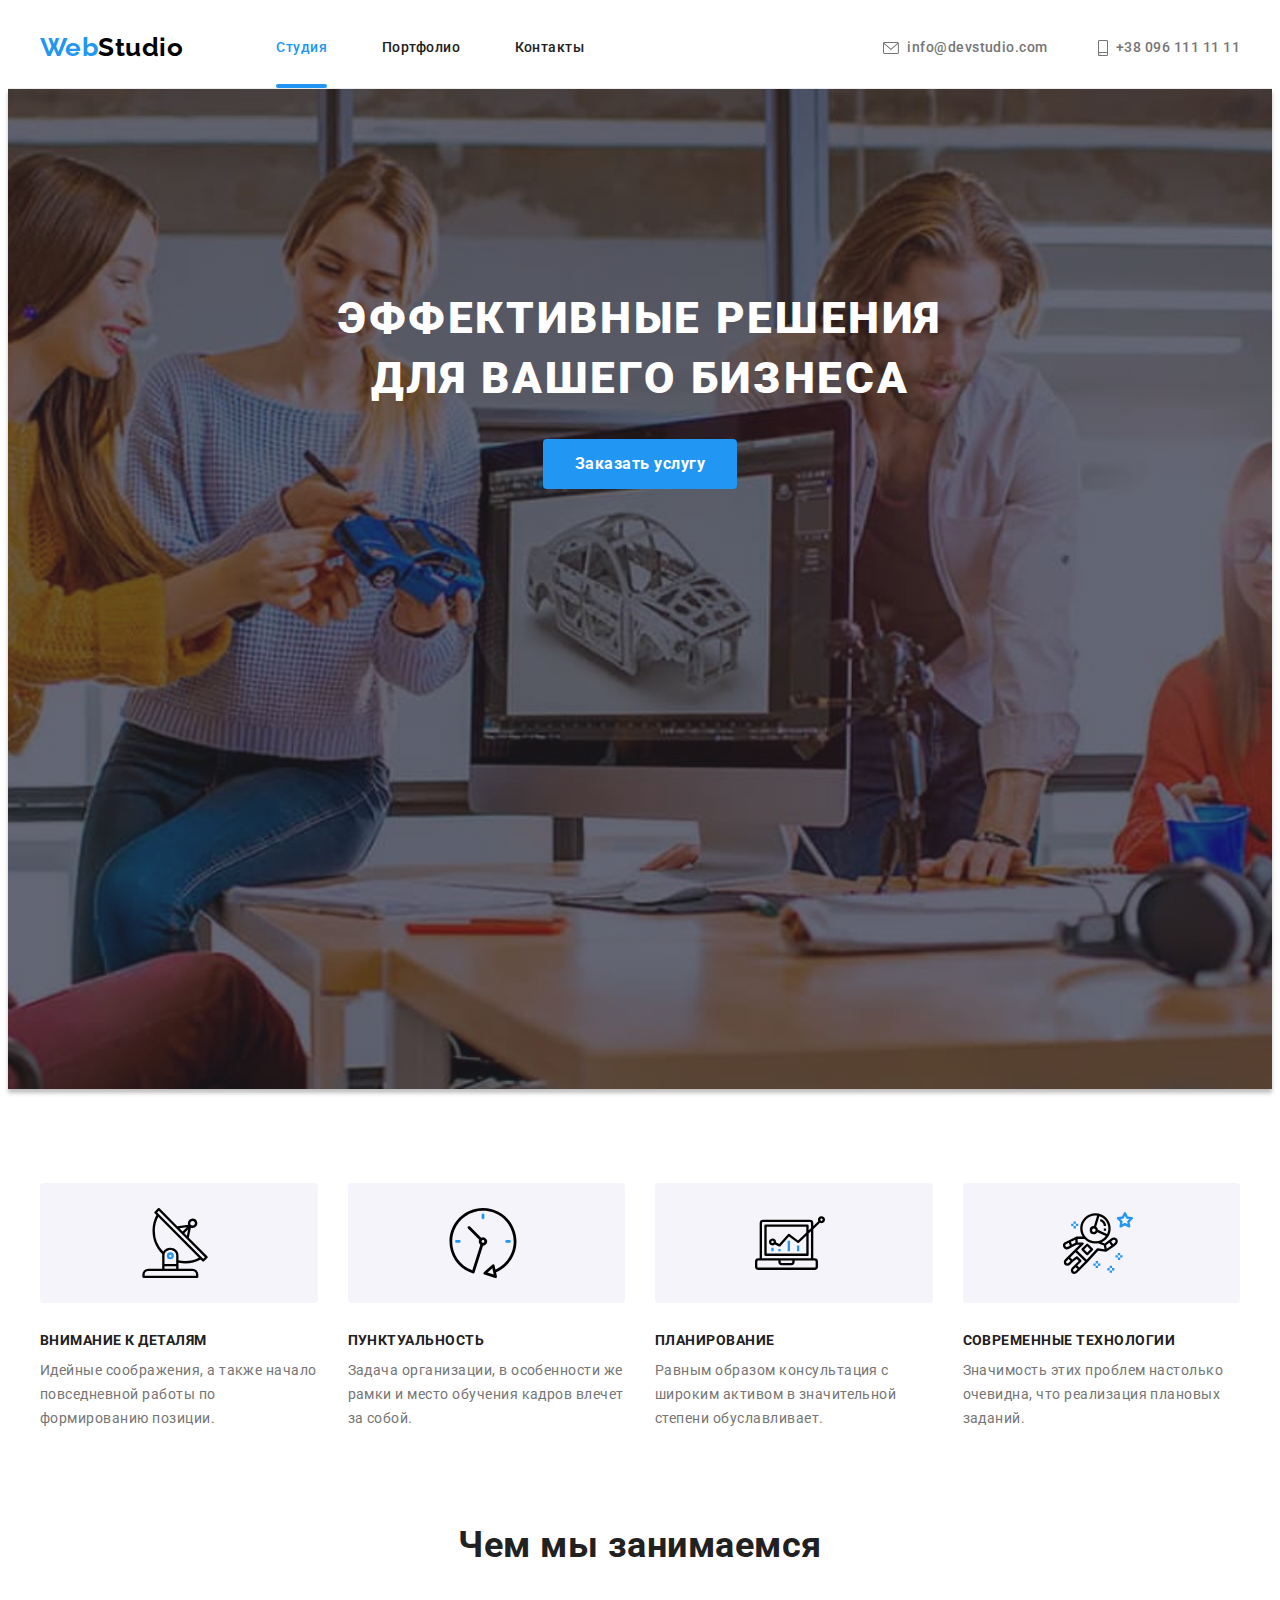
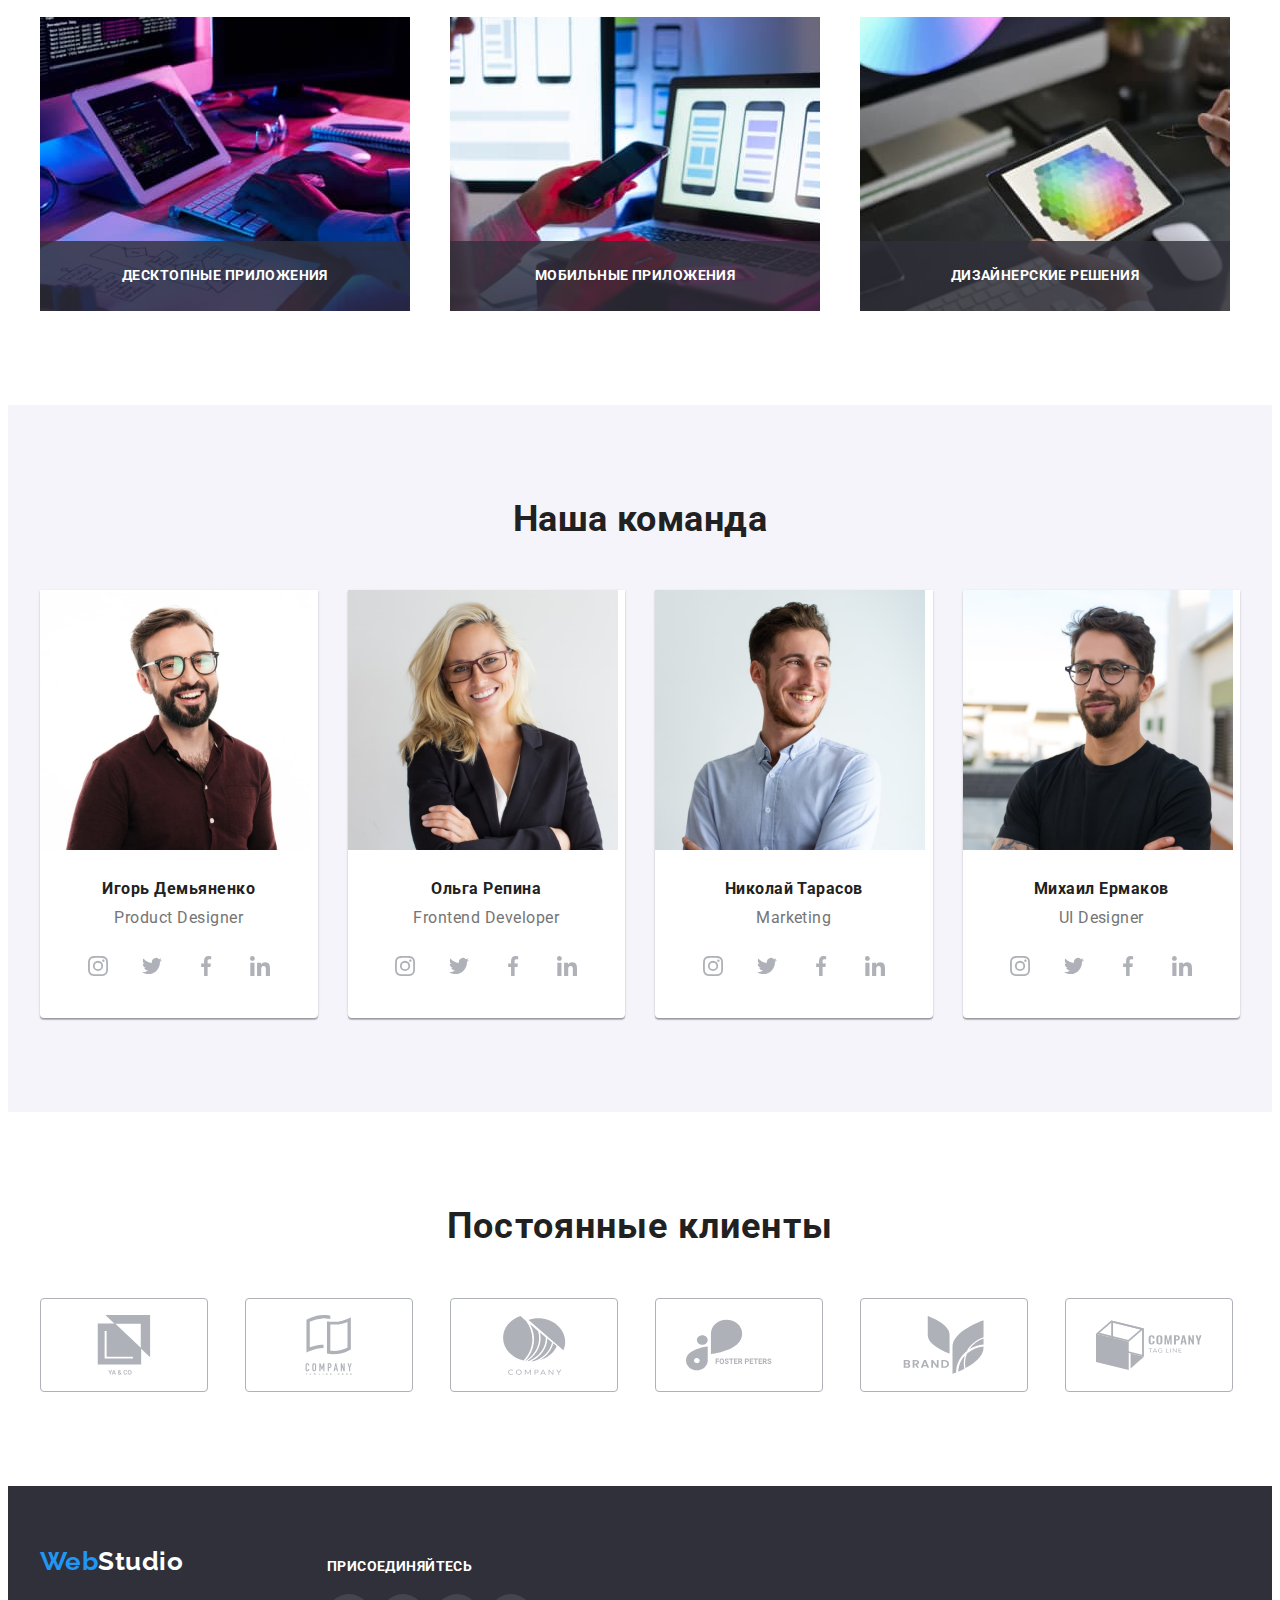
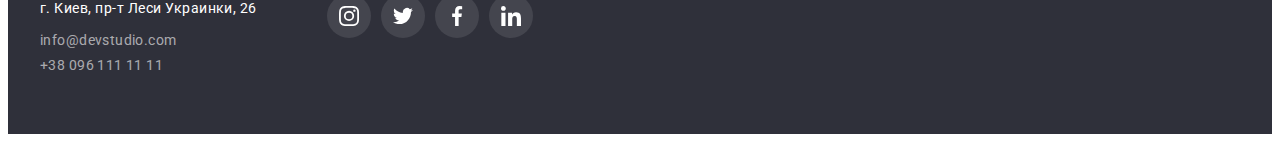
<file: index.html>
<!DOCTYPE html>
<html lang="ru">

<head>
    <meta charset="UTF-8">
    <meta http-equiv="X-UA-Compatible" content="IE=edge">
    <meta name="viewport" content="width=device-width, initial-scale=1.0">
    <title>Document</title>
    <link
        href="https://fonts.googleapis.com/css2?family=Raleway:wght@700&family=Roboto:wght@400;500;700;900&display=swap"
        rel="stylesheet">
    <link rel="stylesheet" href="https://cdnjs.cloudflare.com/ajax/libs/modern-normalize/1.1.0/modern-normalize.min.css"
        integrity="sha512-wpPYUAdjBVSE4KJnH1VR1HeZfpl1ub8YT/NKx4PuQ5NmX2tKuGu6U/JRp5y+Y8XG2tV+wKQpNHVUX03MfMFn9Q=="
        crossorigin="anonymous" referrerpolicy="no-referrer" />
    <link rel="stylesheet" href="./css/styles.css">

</head>

<body>
        <!-- шапка сайта -->
    <header class="header">
        <h2 class="visibility-hidden">Шапка сайту</h2>
        <div class="container nav-block">
            <nav class="nav-bar-whith-logo ">
                <div class="nav-holder">
                    <a href="./index.html" class="logo-dark"><span class="web">Web</span>Studio</a>
                    <ul class="nav-bar-list">
                        <li class="nav-bar-item"><a href="./index.html" class="link-current">Студия</a></li>
                        <li class="nav-bar-item"><a href="./portfolio.html" class="link">Портфолио</a></li>
                        <li class="nav-bar-item"><a href="" class="link">Контакты</a></li>
                    </ul>
                </div>
            </nav>
            <div class="contact-holder">
                <ul class="contact-box-list">

                    <li class="contact-box-item">
                        <a href="mailto:info@devstudio.com" class="contact akcent">
                            <svg class="icon-header" width="16px" height="12px">
                                <use href="./images/icon/icons.svg#letter"></use>
                            </svg>
                            info@devstudio.com
                        </a>
                    </li>


                    <li class="contact-box-item">

                        <a href="tel:+380961111111" class="contact akcent">
                            <svg class="icon-header" width="10px" height="16px">
                                <use href="./images/icon/icons.svg#smartphone"></use>
                            </svg>
                            +38 096 111 11 11
                        </a>
                    </li>

                </ul>
            </div>
        </div>
    </header>
        <!-- Головна частина сторінки -->
    <main>
        <!-- Ефективне рішення -->
        <section class="hero-section  ">
            <div class="container ">
                <h1 class="main-title">Эффективные решения <br> для вашего бизнеса</h1>
                <button data-modal-open type="button" class="btn-order-service" aria-label="Заказать услугу">Заказать услугу</button>
            </div>
        </section>   
        <!-- Наші переваги -->
        <section class="our-advantages section">
            <div class="container">
                <h2 class="visibility-hidden">Наши преимущества</h2> <!-- Скритий заголовок -->
                <ul class="advantages-list">

                    <li class="item-card">
                        <div class="icon-hold">
                            <svg class="icon-advant" width="70" height="70">
                                <use href="./images/icon/icons.svg#antenna"></use>
                            </svg>
                        </div>
                        <h3 class="advantages-title">Внимание к деталям</h3>
                        <p class="advantages-description">Идейные соображения, а также начало повседневной работы по
                            формированию позиции.</p>
                    </li>

                    <li class="item-card">
                        <div class="icon-hold">
                            <svg class="icon-advant" width="70" height="70">
                                <use href="./images/icon/icons.svg#clock"></use>
                            </svg>
                        </div>
                        <h3 class="advantages-title">Пунктуальность</h3>
                        <p class="advantages-description">Задача организации, в особенности же рамки и место обучения
                            кадров влечет за собой.</p>
                    </li>

                    <li class="item-card">
                        <div class="icon-hold">
                            <svg class="icon-advant" width="70" height="70">
                                <use href="./images/icon/icons.svg#diagram"></use>
                            </svg>
                        </div>
                        <h3 class="advantages-title">Планирование</h3>
                        <p class="advantages-description">Равным образом консультация с широким активом в значительной
                            степени обуславливает.</p>
                    </li>

                    <li class="item-card">
                        <div class="icon-hold">
                            <svg class="icon-advant" width="70" height="70">
                                <use href="./images/icon/icons.svg#astronaut"></use>
                            </svg>
                        </div>
                        <h3 class="advantages-title">Современные технологии</h3>
                        <p class="advantages-description">Значимость этих проблем настолько очевидна, что реализация
                            плановых заданий.</p>
                    </li>
                </ul>
            </div>
        </section>

        <!-- Чим ми займаємся -->
        <section class="we-do section ">
            <div class="container ">
                <h2 class="what-we-do">Чем мы занимаемся</h2>
                <ul class="we-do-list">
                    <li class="we-do-item">
                        <div class="link-image">
                            <a href="" class="image-card-item"><img src="./images/we_do/html_write_code_at_tablet.jpg"
                                    alt="html write code at tablet" width="370"></a>
                            <div class="sign-holder">
                                <p class="sign-image-doing">Десктопные приложения</p>
                            </div>
                        </div>
                    </li>
                    <li class="we-do-item">
                        <div class="link-image">
                            <a href="" class="image-card-item"><img src="./images/we_do/check_modile_format_website.jpg"
                                    alt="check modile format website" width="370"></a>
                            <div class="sign-holder">
                                <p class="sign-image-doing">Мобильные приложения</p>
                            </div>
                        </div>
                    </li>
                    <li class="we-do-item">
                        <div class="link-image">
                            <a href="" class="image-card-item"><img src="./images/we_do/choose_color_on_tablet.jpg"
                                    alt="choose color on tablet" width="370"></a>
                            <div class="sign-holder">
                                <p class="sign-image-doing">Дизайнерские решения</p>
                            </div>
                        </div>
                    </li>
                </ul>
            </div>
        </section>
        <!-- Наша команда -->
        <section class="section team ">
            <div class="container">
                <h2 class="team-title ">Наша команда</h2>
                <ul class="team-card-holder ">

                    <li class="card-element">
                        <article class="card-item">
                            <div class="img-thumb">
                                <img src="./images/team/igor_demjanenko.jpg" alt="Наша команда Игорь Демьяненко"
                                    width="270">
                            </div>
                            <div class="caption-pictures">
                                <h3 class="team-card-sign">Игорь Демьяненко</h3>
                                <p class="profession">Product Designer</p>
                                <div class="social-link-holder">
                                    <a href="#" class="social-link" aria-label="instagram">
                                        <svg class="icon-team" width="20" height="20">
                                            <use href="./images/icon/icons.svg#instagram"></use>
                                        </svg>
                                    </a>
                                    <a href="#" class="social-link">
                                        <svg class="icon-team" width="20" height="20" aria-label="twitter">
                                            <use href="./images/icon/icons.svg#twitter"></use>
                                        </svg>
                                    </a>
                                    <a href="#" class="social-link">
                                        <svg class="icon-team" width="20" height="20" aria-label="facebook">
                                            <use href="./images/icon/icons.svg#facebook"></use>
                                        </svg>
                                    </a>
                                    <a href="#" class="social-link">
                                        <svg class="icon-team" width="20" height="20" aria-label="linkedin">
                                            <use href="./images/icon/icons.svg#linkedin"></use>
                                        </svg>
                                    </a>
                                </div>
                            </div>
                        </article>
                    </li>

                    <li class="card-element">
                        <article class="card-item">

                            <div class="img-thumb">
                                <img src="./images/team/olga_repina.jpg" alt="Наша команда Ольга Репина " width="270">
                            </div>

                            <div class="caption-pictures">
                                <h3 class="team-card-sign">Ольга Репина</h3>
                                <p class="profession">Frontend Developer</p>
                                <div class="social-link-holder">
                                    <a href="#" class="social-link" aria-label="instagram">
                                        <svg class="icon-team" width="20" height="20">
                                            <use href="./images/icon/icons.svg#instagram"></use>
                                        </svg>
                                    </a>
                                    <a href="#" class="social-link">
                                        <svg class="icon-team" width="20" height="20" aria-label="twitter">
                                            <use href="./images/icon/icons.svg#twitter"></use>
                                        </svg>
                                    </a>
                                    <a href="#" class="social-link">
                                        <svg class="icon-team" width="20" height="20" aria-label="facebook">
                                            <use href="./images/icon/icons.svg#facebook"></use>
                                        </svg>
                                    </a>
                                    <a href="#" class="social-link">
                                        <svg class="icon-team" width="20" height="20" aria-label="linkedin">
                                            <use href="./images/icon/icons.svg#linkedin"></use>
                                        </svg>
                                    </a>
                                </div>
                            </div>
                        </article>
                    </li>

                    <li class="card-element">
                        <article class="card-item">

                            <div class="img-thumb">
                                <img src="./images/team/nikolai_tarasov.jpg" alt="Наша команда Николай Тарасов "
                                    width="270">
                            </div>

                            <div class="caption-pictures">
                                <h3 class="team-card-sign">Николай Тарасов</h3>
                                <p class="profession">Marketing</p>
                                <div class="social-link-holder">
                                    <a href="#" class="social-link" aria-label="instagram">
                                        <svg class="icon-team" width="20" height="20">
                                            <use href="./images/icon/icons.svg#instagram"></use>
                                        </svg>
                                    </a>
                                    <a href="#" class="social-link">
                                        <svg class="icon-team" width="20" height="20" aria-label="twitter">
                                            <use href="./images/icon/icons.svg#twitter"></use>
                                        </svg>
                                    </a>
                                    <a href="#" class="social-link">
                                        <svg class="icon-team" width="20" height="20" aria-label="facebook">
                                            <use href="./images/icon/icons.svg#facebook"></use>
                                        </svg>
                                    </a>
                                    <a href="#" class="social-link">
                                        <svg class="icon-team" width="20" height="20" aria-label="linkedin">
                                            <use href="./images/icon/icons.svg#linkedin"></use>
                                        </svg>
                                    </a>
                                </div>
                            </div>
                        </article>
                    </li>

                    <li class="card-element">
                        <article class="card-item">

                            <div class="img-thumb">
                                <img src="./images/team/mihail_ermakov.jpg" alt="Наша команда Михаил Ермаков "
                                    width="270">
                            </div>

                            <div class="caption-pictures">
                                <h3 class="team-card-sign">Михаил Ермаков</h3>
                                <p class="profession">UI Designer</p>
                                <div class="social-link-holder">
                                    <a href="#" class="social-link" aria-label="instagram">
                                        <svg class="icon-team" width="20" height="20">
                                            <use href="./images/icon/icons.svg#instagram"></use>
                                        </svg>
                                    </a>
                                    <a href="#" class="social-link">
                                        <svg class="icon-team" width="20" height="20" aria-label="twitter">
                                            <use href="./images/icon/icons.svg#twitter"></use>
                                        </svg>
                                    </a>
                                    <a href="#" class="social-link">
                                        <svg class="icon-team" width="20" height="20" aria-label="facebook">
                                            <use href="./images/icon/icons.svg#facebook"></use>
                                        </svg>
                                    </a>
                                    <a href="#" class="social-link">
                                        <svg class="icon-team" width="20" height="20" aria-label="linkedin">
                                            <use href="./images/icon/icons.svg#linkedin"></use>
                                        </svg>
                                    </a>
                                </div>
                            </div>
                        </article>
                    </li>
                </ul>
            </div>
        </section>
        <!-- Наші клієнти -->
        <section class="client section">

            <div class="container">
                <h2 class="clients-title">Постоянные клиенты</h2>
                <ul class="clients-list">

                    <li class="client-item">

                        <a href="#" class="holder-svg-client">
                            <svg class="icon-clients" width="106" height="60">
                                <use href="./images/icon/icons.svg#ya_co"></use>
                            </svg>
                        </a>

                    </li>

                    <li class="client-item">

                        <a href="#" class="holder-svg-client">
                            <svg class="icon-clients" width="106" height="60">
                                <use href="./images/icon/icons.svg#company"></use>
                            </svg>
                        </a>

                    </li>

                    <li class="client-item">
                        <a href="#" class="holder-svg-client">
                            <svg class="icon-clients" width="106" height="60">
                                <use href="./images/icon/icons.svg#company_2"></use>
                            </svg>
                        </a>
                    </li>

                    <li class="client-item">
                        <a href="#" class="holder-svg-client">
                            <svg class="icon-clients" width="106" height="60">
                                <use href="./images/icon/icons.svg#foster"></use>
                            </svg>
                        </a>
                    </li>

                    <li class="client-item">

                        <a href="#" class="holder-svg-client">
                            <svg class="icon-clients" width="106" height="60">
                                <use href="./images/icon/icons.svg#brand"></use>
                            </svg>
                        </a>

                    </li>

                    <li class="client-item">

                        <a href="#" class="holder-svg-client">
                            <svg class="icon-clients" width="106" height="60">
                                <use href="./images/icon/icons.svg#company_3"></use>
                            </svg>
                        </a>

                    </li>
                </ul>
            </div>
        </section>
    </main>
        <!-- Футер -->
    <footer>
        <div class="container holder">
            <div class="footer">
                <a href="./index.html" class="logo-light"><span class="web">Web</span>Studio</a>
                <address class="adress">
                    <p class="adress-line">г. Киев, пр-т Леси Украинки, 26</p>
                    <ul class="contact-foter-list">
                        <li class="foter-item"><a href="mailto:info@devstudio.com"
                                class="contact-footer">info@devstudio.com</a></li>
                        <li class="foter-item"><a href="tel:+380961111111" class="contact-footer">+38 096 111 11 11</a></li>
                    </ul>
                </address>
            </div>

            <div class="basement">
                <h2 class="basement-title">присоединяйтесь</h2>

                <div class="social-link-holder">

                    <a href="#" class="social-link darken">
                        <svg class="social-icon" width="20px" height="20px">
                            <use href="./images/icon/icons.svg#instagram"></use>
                        </svg>
                    </a>

                    <a href="#" class="social-link darken">
                        <svg class="social-icon" width="20px" height="20px">
                            <use href="./images/icon/icons.svg#twitter"></use>
                        </svg>
                    </a>

                    <a href="#" class="social-link darken">
                        <svg class="social-icon" width="20px" height="20px">
                            <use href="./images/icon/icons.svg#facebook"></use>
                        </svg>
                    </a>

                    <a href="#" class="social-link darken">
                        <svg class="social-icon" width="20px" height="20px">
                            <use href="./images/icon/icons.svg#linkedin"></use>
                        </svg>
                    </a>

                </div>
            </div>
        </div>
    </footer>
        <!-- Модальне вікно -->
    <div class="backdrop is-hidden" data-modal>
        <div class="modal">
            <button data-modal-close class="close-modal">
                <svg class="close-btn" width="18" height="18">
                    <use href="./images/icon/icons.svg#close_black"></use>
                </svg>
            </button>
        </div>
    </div>
        <!-- Підкоючення JS -->
    <script src="./js/modal.js"></script>
</body>
</html>
</file>
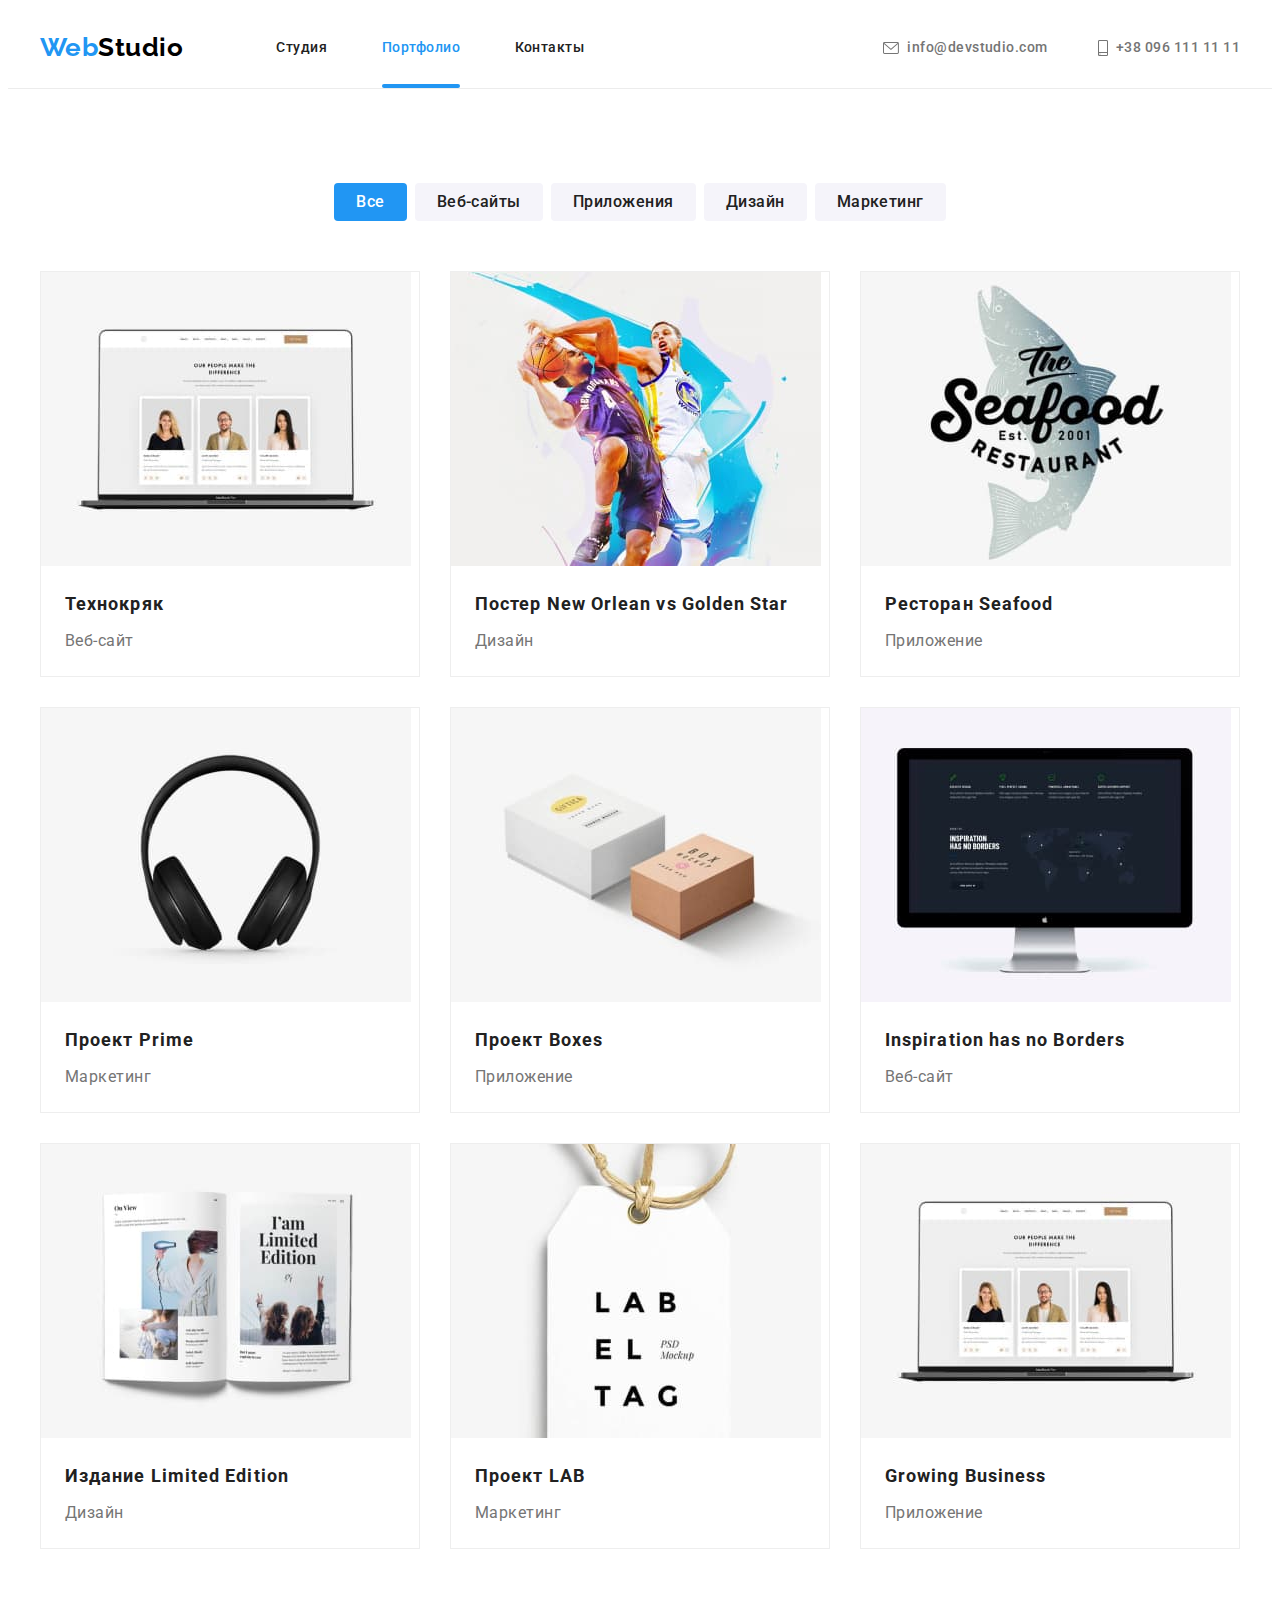
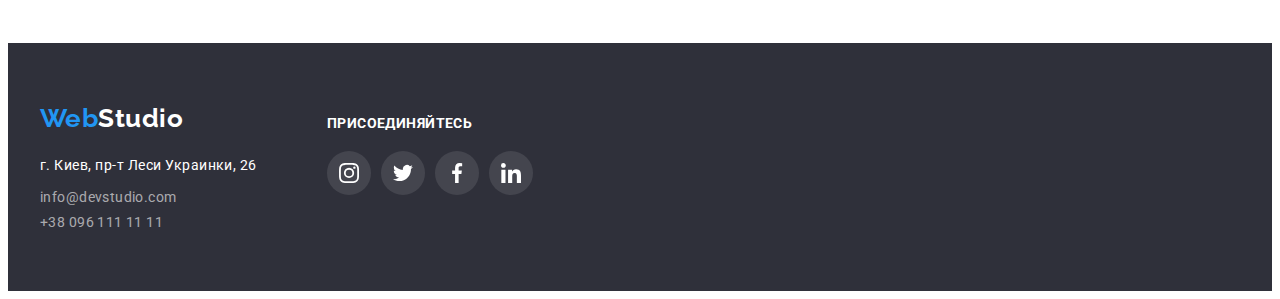
<file: portfolio.html>
<!DOCTYPE html>
<html lang="ru">
<head>
    <meta charset="UTF-8">
    <meta http-equiv="X-UA-Compatible" content="IE=edge">
    <meta name="viewport" content="width=device-width, initial-scale=1.0">
    <title>Document</title>
    <link href="https://fonts.googleapis.com/css2?family=Raleway:wght@700&family=Roboto:wght@400;500;700;900&display=swap"
    rel="stylesheet">
    <link rel="stylesheet" href="https://cdnjs.cloudflare.com/ajax/libs/modern-normalize/1.1.0/modern-normalize.min.css"
    integrity="sha512-wpPYUAdjBVSE4KJnH1VR1HeZfpl1ub8YT/NKx4PuQ5NmX2tKuGu6U/JRp5y+Y8XG2tV+wKQpNHVUX03MfMFn9Q=="
    crossorigin="anonymous" referrerpolicy="no-referrer" />
    <link rel="stylesheet" href="./css/styles.css">
</head>
<body>
    <!-- Шапка сторінки -->
<header class="header">
        <h2 class="visibility-hidden">Шапка сайту</h2>
        <div class="container nav-block">
            <nav class="nav-bar-whith-logo ">
                <div class="nav-holder">
                    <a href="./index.html" class="logo-dark"><span class="web">Web</span>Studio</a>
                    <ul class="nav-bar-list">
                        <li class="nav-bar-item"><a href="./index.html" class="link">Студия</a></li>
                        <li class="nav-bar-item"><a href="./portfolio.html" class="link-current">Портфолио</a></li>
                        <li class="nav-bar-item"><a href="" class="link">Контакты</a></li>
                    </ul>
                </div>
            </nav>
            <div class="contact-holder">
                <ul class="contact-box-list">

                    <li class="contact-box-item">
                        <a href="mailto:info@devstudio.com" class="contact akcent">
                            <svg class="icon-header" width="16px" height="12px">
                                <use href="./images/icon/icons.svg#letter"></use>
                            </svg>
                            info@devstudio.com
                        </a>
                    </li>


                    <li class="contact-box-item">

                        <a href="tel:+380961111111" class="contact akcent">
                            <svg class="icon-header" width="10px" height="16px">
                                <use href="./images/icon/icons.svg#smartphone"></use>
                            </svg>
                            +38 096 111 11 11
                        </a>
                    </li>

                </ul>
            </div>
        </div>
</header>
<!-- Головна частина сторінки -->
    <main>
        <Section class="portfolio section">
            <div class="container">
                    <h1 class="visibility-hidden">Наши работи</h1>
                    <div class="filter-box-portfolio ">
                    <button type="button" class="curent-btn" aria-label="Все">Все</button>
                    <button type="button" aria-label="Веб-сайты">Веб-сайты</button>
                    <button type="button" aria-label="Приложения">Приложения</button>
                    <button type="button" aria-label="Дизайн">Дизайн</button>
                    <button type="button" aria-label="Маркетинг">Маркетинг</button>
                    </div>
                        
                <ul class="portfolio-set">
                    <li class="item-portfolio">
                        <a href="#" class="card-poster">

                            <div class="image-thumb">
                                <img src="./images/portfolio/open_web_pages_on_laptop.jpg" 
                                alt="Відкритий лептоп з веб стрінкою" 
                                width="370">

                                <div class="work-description">
                                    <p class="tehno-anagraph">
                                        Технокряк это современная площадка распространения коронавируса. Компании используют эту платформу для цифрового шпионажа и атак на защищённые сервера конкурентов.   
                                    </p>
                                </div>
                            </div>

                            <div class="card-contetnt">
                                <h2 class="sign-work">Технокряк</h2>
                                <p class="filter-work-sign">Веб-сайт</p>
                            </div>
                            
                        </a>
                    </li>

                    <li class="item-portfolio ">
                        <a href="#" class="card-poster">

                            <div class="image-thumb">
                                <img src="./images/portfolio/poster_new_orlean_vs_golden_star.jpg" 
                                alt="Постер Нью Орлеан і Голден Стар" 
                                width="370">

                                <div class="work-description">
                                    <p class="tehno-anagraph">
                                        Технокряк это современная площадка распространения коронавируса. Компании используют эту платформу для цифрового шпионажа и атак на защищённые сервера конкурентов.   
                                    </p>
                                </div>

                            </div>

                            <div class="card-contetnt">
                                <h2 class="sign-work">Постер New Orlean vs Golden Star</h2>
                                <p class="filter-work-sign">Дизайн</p>
                            </div>

                        </a>
                    </li>

                    <li class="item-portfolio">
                        <a href="#" class="card-poster">

                            <div class="image-thumb">
                                <img src="./images/portfolio/logo_restaurant_seafood.jpg" 
                                alt="Постер Ресторан Seafood" 
                                width="370">

                                <div class="work-description">
                                    <p class="tehno-anagraph">
                                        Технокряк это современная площадка распространения коронавируса. Компании используют эту платформу для цифрового шпионажа и атак на защищённые сервера конкурентов.   
                                    </p>
                                </div>

                            </div>

                            <div class="card-contetnt">
                                <h2 class="sign-work">Ресторан Seafood</h2>
                                <p class="filter-work-sign">Приложение</p>
                            </div>

                        </a>
                    </li>


                    <li class="item-portfolio">
                        <a href="#" class="card-poster">
                        
                            <div class="image-thumb">
                                <img src="./images/portfolio/black_headphones.jpg" 
                                alt="чорні наушники " 
                                width="370">

                                <div class="work-description">
                                    <p class="tehno-anagraph">
                                        Технокряк это современная площадка распространения коронавируса. Компании используют эту платформу для цифрового шпионажа и атак на защищённые сервера конкурентов.   
                                    </p>
                                </div>

                            </div>
                        
                            <div class="card-contetnt">
                                <h2 class="sign-work">Проект Prime</h2>
                                <p class="filter-work-sign">Маркетинг</p>
                            </div>

                        </a>
                    </li>

                    <li  class="item-portfolio">
                        <a href="#" class="card-poster">

                            <div class="image-thumb">
                                <img src="./images/portfolio/two_box_white_and_wood.jpg" 
                                alt="дві деревяні коробочки" 
                                width="370">

                                <div class="work-description">
                                    <p class="tehno-anagraph">
                                        Технокряк это современная площадка распространения коронавируса. Компании используют эту платформу для цифрового шпионажа и атак на защищённые сервера конкурентов.   
                                    </p>
                                </div>

                            </div>

                            <div class="card-contetnt">
                                <h2 class="sign-work">Проект Boxes</h2>
                                <p class="filter-work-sign">Приложение</p>
                            </div>

                        </a>
                    </li>

                    <li  class="item-portfolio">
                        <a href="#" class="card-poster">

                            <div class="image-thumb">
                                <img src="./images/portfolio/monitor_apple.jpg" 
                                alt="Apple монитор з відкритою веб сторінкою " 
                                width="370">

                                <div class="work-description">
                                    <p class="tehno-anagraph">
                                        Технокряк это современная площадка распространения коронавируса. Компании используют эту платформу для цифрового шпионажа и атак на защищённые сервера конкурентов.   
                                    </p>
                                </div>

                            </div>

                            <div class="card-contetnt">
                                <h2 class="sign-work">Inspiration has no Borders</h2>
                                <p class="filter-work-sign">Веб-сайт</p>
                            </div>

                        </a>
                    </li >

                    <li class="item-portfolio">
                        <a href="#" class="card-poster">

                            <div class="image-thumb">
                                <img src="./images/portfolio/open_book.jpg" 
                                alt="відкрита книжка" 
                                width="370">

                                <div class="work-description">
                                    <p class="tehno-anagraph">
                                        Технокряк это современная площадка распространения коронавируса. Компании используют эту платформу для цифрового шпионажа и атак на защищённые сервера конкурентов.   
                                    </p>
                                </div>

                            </div>

                            <div class="card-contetnt">
                                <h2 class="sign-work">Издание Limited Edition</h2>
                                <p class="filter-work-sign">Дизайн</p>
                            </div>

                        </a>
                    </li>

                    <li  class="item-portfolio">
                        <a href="#" class="card-poster">

                            <div class="image-thumb">
                                <img src="./images/portfolio/lab_el_tag.jpg" 
                                alt="бирка" 
                                width="370">

                                <div class="work-description">
                                    <p class="tehno-anagraph">
                                        Технокряк это современная площадка распространения коронавируса. Компании используют эту платформу для цифрового шпионажа и атак на защищённые сервера конкурентов.   
                                    </p>
                                </div>

                            </div>

                            <div class="card-contetnt">
                                <h2 class="sign-work">Проект LAB</h2>
                                <p class="filter-work-sign">Маркетинг</p>
                            </div>

                        </a>
                    </li>

                    <li  class="item-portfolio">
                        <a href="#" class="card-poster">

                            <div class="image-thumb">
                                <img src="./images/portfolio/open_web_pages_on_laptop.jpg" 
                                alt="відкритий ноутбук  из зображенням" 
                                width="370">

                                <div class="work-description">
                                    <p class="tehno-anagraph">
                                        Технокряк это современная площадка распространения коронавируса. Компании используют эту платформу для цифрового шпионажа и атак на защищённые сервера конкурентов.   
                                    </p>
                                </div>
                                
                            </div>

                            <div class="card-contetnt">
                                <h2 class="sign-work">Growing Business</h2>
                                <p class="filter-work-sign">Приложение</p>
                            </div>

                        </a>
                    </li>

                </ul>
            </div>
        </section>


    </main>

<!-- Футер-->
<footer>
    <div class="container holder">
        <div class="footer">
            <a href="./index.html" class="logo-light"><span class="web">Web</span>Studio</a>
            <address class="adress">
                <p class="adress-line">г. Киев, пр-т Леси Украинки, 26</p>
                <ul class="contact-foter-list">
                    <li class="foter-item"><a href="mailto:info@devstudio.com" class="contact-footer">info@devstudio.com</a>
                    </li>
                    <li class="foter-item"><a href="tel:+380961111111" class="contact-footer">+38 096 111 11 11</a></li>
                </ul>
            </address>
        </div>

        <div class="basement">
            <h2 class="basement-title">присоединяйтесь</h2>

            <div class="social-link-holder">

                <a href="#" class="social-link darken">
                    <svg class="social-icon" width="20px" height="20px">
                        <use href="./images/icon/icons.svg#instagram"></use>
                    </svg>
                </a>

                <a href="#" class="social-link darken">
                    <svg class="social-icon" width="20px" height="20px">
                        <use href="./images/icon/icons.svg#twitter"></use>
                    </svg>
                </a>

                <a href="#" class="social-link darken">
                    <svg class="social-icon" width="20px" height="20px">
                        <use href="./images/icon/icons.svg#facebook"></use>
                    </svg>
                </a>

                <a href="#" class="social-link darken">
                    <svg class="social-icon" width="20px" height="20px">
                        <use href="./images/icon/icons.svg#linkedin"></use>
                    </svg>
                </a>

            </div>
        </div>
    </div>
</footer>
    
</body>
</html>
</file>
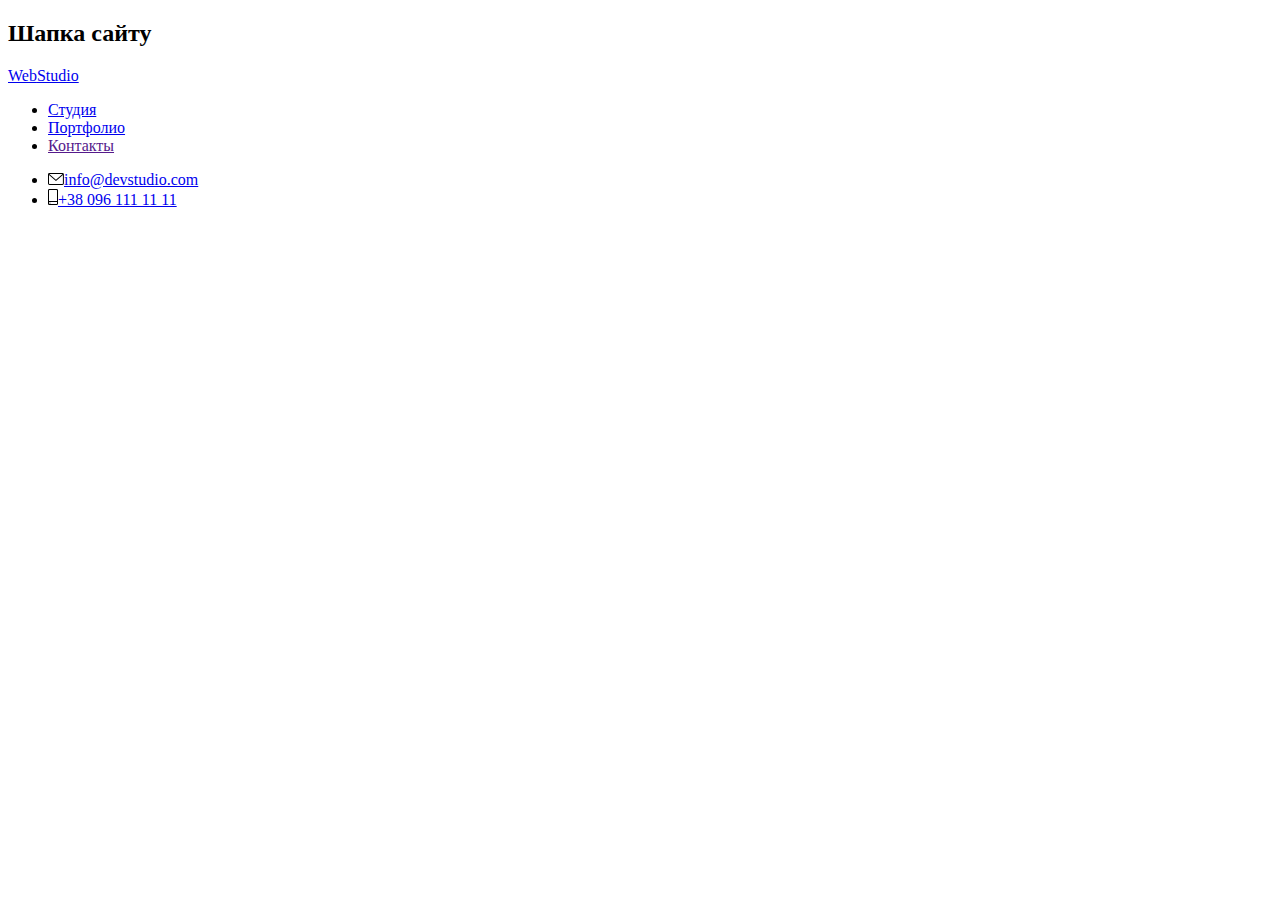
<file: test.html>
<!DOCTYPE html>
<html lang="ru">
<head>
    <meta charset="UTF-8">
    <meta http-equiv="X-UA-Compatible" content="IE=edge">
    <meta name="viewport" content="width=device-width, initial-scale=1.0">
    <title>Document</title>
</head>
<body>
    <header class="header">
        <h2 class="visibility-hidden">Шапка сайту</h2>
        <div class="container nav-block">
            <nav class="nav-bar-whith-logo ">
                <div class="nav-holder">
                    <a href="./index.html" class="logo-dark"><span class="web">Web</span>Studio</a>
                    <ul class="nav-bar-list">
                        <li class="nav-bar-item"><a href="./index.html" class="link-current">Студия</a></li>
                        <li class="nav-bar-item"><a href="./portfolio.html">Портфолио</a></li>
                        <li class="nav-bar-item"><a href="">Контакты</a></li>
                    </ul>
                </div>
            </nav>
            <div class="contact-holder">
                <ul class="contact-box-list">
    
                    <li class="contact-box-item">
                        <a href="mailto:info@devstudio.com" class="contact akcent"><svg class="icon-header" width="16"
                                height="12">
                                <use href="./images/icon/icons.svg#letter"></use>
                            </svg>info@devstudio.com</a>
                    </li>
    
    
                    <li class="contact-box-item">
    
                        <a href="tel:+380961111111" class="contact akcent"><svg class="icon-header" width="10" height="16">
                                <use href="./images/icon/icons.svg#smartphone"></use>
                            </svg>+38 096 111 11 11</a>
                    </li>
    
                </ul>
            </div>
        </div>
    </header>
</body>
</html>
</file>
<file: css/styles.css>
:root {
  --logo-color-dark: #000000; /*логотип футер*/
  --text-title-color-btn-dark: #212121; /*колір тексту заголовків*/
  --text-subtitle-color: #757575; /*колір тексту опису*/
  --text-hero-section-logo-light: #ffffff; /*колір тексту секція героя*/
  --akcent-color: #2196f3; /*колір активного стану ссилок кнопки*/
  --footer-contact-color: rgba(255, 255, 255, 0.6); /* колір ссилок футера*/
  --background-section: #f5f4fa;
  --icon-color: #afb1b8;
  --font-weight-bold: 700; /*Bold*/
  --set-gap: 30px;
  --timing-function:cubic-bezier(0.4, 0, 0.2, 1);
  --trans-direct:250ms;
}

body {
  font-family: Roboto, sans-serif;
  color: var(--text-title-color-btn-dark);
  background-color: var(--text-hero-section-logo-light);
  letter-spacing: 0.03em;
}
ul {
  list-style: none;
  margin: 0;
  padding: 0;
}
button {
  border: none;
}

h1,
h2,
h3,
h4,
h5,
h6,
p {
  margin: 0;
}
a {
  list-style: none;
  text-decoration: none;
}

img {
  display: block;
  max-width: 100%;
  height: auto;
}
.container {
  margin-left: auto;
  margin-right: auto;
  width: 1200px;
  padding-left: 15px;
  padding-right: 15px;
}
.section {
  padding-top: 94px;
  padding-bottom: 94px;
}
.visibility-hidden {
  visibility: hidden;
  position: absolute;
  clip: rect(0 0 0 0);
  width: 1px;
  height: 1px;
  margin: -1px;
}
/*studia page font style*/

/* header font style  */
.logo-dark {
  font-family: Raleway;
  font-weight: var(--font-weight-bold);
  font-size: 26px; /* лого хедер*/
  line-height: 1.19;
  text-decoration: none;
  color: var(--logo-color-dark);
  padding: 24px 0px 25px 0;
  margin-right: 93px;
}
.web {
  font-weight: var(--font-weight-bold);
  font-size: 26px; /* лого хедер*/
  line-height: 1.19;
  text-decoration: none;
  color: var(--akcent-color);
}

.nav-bar-list a {
  text-decoration: none;
  font-weight: 500;
  font-size: 14px; /* навігація сайту*/
  line-height: 1.14;
  color: var(--text-title-color-btn-dark);
  padding: 32px 0;
  transition-property: color;
  transition-duration: var(--trans-direct);
  transition-timing-function: var(--timing-function);
}

.nav-bar-list a:hover,
.nav-bar-list a:focus {
  text-decoration: none; /* фокус кнопок навігації*/
  color: var(--akcent-color);
  
}
.link,.link-current{
  display: block;
}
.nav-bar-list .link-current {
  text-decoration: none;
  color: var(--akcent-color); /* фокус ссилок навігації*/
}

.contact {
  text-decoration: none;
  font-weight: 500;
  font-size: 14px; /* контакти*/
  line-height: 1.14;
  color: var(--text-subtitle-color);
  transition-property: color;
  transition-duration: var(--trans-direct);
  transition-timing-function:var(--timing-function);
}
.contact:hover,.contact:focus {
  text-decoration: none; /* фокус на контактах*/
  color: var(--akcent-color);
}

/* header flex style  */

/* logo+navbar  */
.header {
  height: 80px;
  border-bottom: 1px solid #ececec;
}
.nav-block {
  display: flex;
  justify-content: space-between;
}

.nav-holder {
  display: flex;
  align-items: center;
  height: 80px;
}

.nav-bar-item {
  display: inline-block;
}
.nav-bar-item:not(:last-child) {
  margin-right: 50px;
}
.link-current {
  position: relative;

}
.link-current::after {
  content: " ";
  position: absolute;
  bottom: 0;
  display: block;
  width: 100%;
  height: 4px;
  border-radius: 2px;
  background-color: var(--akcent-color);
}

/* contact  */

.contact-holder {
  display: flex;
  align-items: center;
}
.contact-box-list {
  display: inline-flex;
}
.contact {
  display: flex;
  align-items: center;
}
.contact-box-item:not(:last-child) {
  margin-right: 50px;
}

.icon-header {
  fill: currentColor;
  margin-right: 8px;
}

/* hero section font style  */

.hero-section {
  font-family: inherit;
  max-width: 1600px;
  height: 600px;
  margin-left: auto;
  margin-right: auto;
  background-color: #c4c4c4;
  background-image: linear-gradient(
      to left top,
      rgba(47, 48, 58, 0.4),
      rgba(47, 48, 58, 0.4)
    ),
    url(../images/image_hero.jpg);
  padding: 200px 0;
  box-shadow: 0px 4px 4px rgba(0, 0, 0, 0.25);
  background-size: cover;
  background-position: center;
}

.main-title {
  font-weight: 900;
  font-size: 44px;
  line-height: 1.36;
  color: var(--text-hero-section-logo-light);
  letter-spacing: 0.06em;
  text-align: center;
  text-transform: uppercase;
  margin-bottom: 30px;
}

.btn-order-service {
  padding: 10px 32px;
  display: block;
  margin: 0 auto;
  font-weight: var(--font-weight-bold);
  font-size: 16px; /* кнопк азаказать услугу*/
  line-height: 1.87;
  background-color: var(--akcent-color);
  color: var(--text-hero-section-logo-light);
  cursor: pointer;
  text-align: center;
  flex-basis: 50px;
  border-radius: 4px;
  transition-property: background-color;
  transition-duration: var(--trans-direct);
  transition-timing-function:var(--timing-function);
}

.btn-order-service:hover,
.btn-order-service:focus{
  background-color: rgba(24, 140, 232, 1);
  
}

/* advantegse styles  */

.advantages-list {
  list-style: none;
  display: flex;
  flex-wrap: wrap;
  margin-left: calc(-1 * var(--set-gap));
  margin-top: calc(-1 * var(--set-gap));
}
.advantages-list > .item-card {
  flex-basis: calc(100% / 4 - var(--set-gap));
  margin-left: var(--set-gap);
  margin-top: var(--set-gap);
}

.advantages-title {
  font-weight: var(--font-weight-bold); /* секція наші переваги*/
  font-size: 14px;
  line-height: 1.14;
  text-transform: uppercase;
  margin-top: 30px;
  margin-bottom: 10px;
}
.advantages-description {
  font-size: 14px; /* секція наші переваги*/
  line-height: 1.71;
  color: var(--text-subtitle-color);
}
.icon-advant {
  display: block;
}
.icon-hold {
  padding: 25px 100px;
  background: var(--background-section);
  border-radius: 4px;
}
/* what do you do  */
.we-do {
  padding-top: 0;
}
.what-we-do {
  font-weight: var(--font-weight-bold);
  font-size: 36px;
  line-height: 1.16;
  text-align: center;
  margin-bottom: 50px;
}

.we-do-list {
  list-style: none;
  display: flex;
  flex-wrap: wrap;
  margin-left: calc(-1 * var(--set-gap));
  margin-top: calc(-1 * var(--set-gap));
}
.we-do-item {
  display: block;
  width: 370px;
}
.we-do-list > .we-do-item {
  flex-basis: calc(100% / 3 - var(--set-gap));
  margin-left: var(--set-gap);
  margin-top: var(--set-gap);
}

.link-image {
  position: relative;
}

.sign-holder {
  background: rgba(47, 48, 58, 0.8);
  width: 370px;
  height: 70px;
  position: absolute;
  bottom: 0;
  display: flex;
  justify-content: center;
  align-items: center;
}

.sign-image-doing {
  font-weight: bold;
  font-size: 14px;
  line-height: 1.14;
  letter-spacing: 0.03em;
  text-transform: uppercase;
  color: var(--text-hero-section-logo-light);
}
/* Team  */
.team {
  background-color: var(--background-section);
}
.card-element {
  background-color: var(--text-hero-section-logo-light);
  box-shadow: 0px 1px 3px rgba(0, 0, 0, 0.12), 0px 1px 1px rgba(0, 0, 0, 0.14),
    0px 2px 1px rgba(0, 0, 0, 0.2);
  border-radius: 0px 0px 4px 4px;
}
.team-title {
  font-weight: var(--font-weight-bold);
  font-size: 36px;
  line-height: 1.16;
  text-align: center;
  margin-bottom: 50px;
}
.profession {
  font-size: 16px;
  line-height: 1.18;
  color: var(--text-subtitle-color);
}
.team-card-sign {
  font-size: 16px;
  line-height: 1.18;
}
.team-card-holder {
  list-style: none;
  display: flex;
  flex-wrap: wrap;
  margin-left: calc(-1 * var(--set-gap));
  margin-top: calc(-1 * var(--set-gap));
}
.team-card-holder > .card-element {
  flex-basis: calc(100% / 4 - var(--set-gap));
  margin-left: var(--set-gap);
  margin-top: var(--set-gap);
}
.caption-pictures {
  text-align: center;
  padding: 30px 0;
}
.caption-pictures h3 {
  margin-bottom: 10px;
}
.profession {
  margin-bottom: 16px;
}

.social-link-holder {
  display: flex;
  justify-content: center;
  align-items: center;
}

.social-link {
  display: flex;
  align-items: center;
  justify-content: center;
  width: 44px;
  height: 44px;
  border-radius: 50%;
  fill: var(--icon-color);
  transition-property: background-color, fill;
  transition-duration: var(--trans-direct);
  transition-timing-function:var(--timing-function);
}
.social-link:hover,
.social-link:focus {
  fill: var(--text-hero-section-logo-light);
  background-color: var(--akcent-color);
  
}
.social-link:not(:last-child) {
  margin-right: 10px;
}

.clients-title {
  font-weight: var(--font-weight-bold);
  font-size: 36px;
  line-height: 1.16;
  text-align: center;
  letter-spacing: 0.03em;
  color: var(--text-title-color-btn-dark);
  margin-bottom: 50px;
}

.clients-list {
  display: flex;
  flex-wrap: wrap;
  margin-left: calc(-1 * var(--set-gap));
  margin-top: calc(-1 * var(--set-gap));
}
.client-item {
  flex-basis: calc(100% / 6 - var(--set-gap));
  margin-left: var(--set-gap);
  margin-top: var(--set-gap);
}

.client-border {
  display: flex;
  align-items: center;
  justify-content: center;
}
.holder-svg-client {
  display: flex;
  align-items: center;
  justify-content: center;
  width: 166px;
  height: 92px;
  border: 1px solid var(--icon-color);
  border-radius: 4px;
  transition-property: border;
  transition-duration: var(--trans-direct);
  transition-timing-function:var(--timing-function);
}

.holder-svg-client:focus svg,
.holder-svg-client:hover svg {
  fill: var(--akcent-color);
}

.holder-svg-client:focus,
.holder-svg-client:hover {
  border: 1px solid var(--akcent-color);
  border-radius: 4px;
 }

.icon-clients {
  fill: var(--icon-color);
  transition-property: fill;
  transition-duration: var(--trans-direct);
  transition-timing-function:var(--timing-function);
}

/* footer font style  */
.logo-light {
  font-family: Raleway;
  font-style: normal;
  font-weight: var(--font-weight-bold);
  font-size: 26px;
  line-height: 1.19;
  text-decoration: none;
  color: var(--text-hero-section-logo-light);
}
footer {
  background-color: #2f303a;
}

.footer {
  padding-top: 60px;
  padding-bottom: 60px;
}
.holder {
  display: flex;
}

.adress {
  font-style: normal;
}
.contact-footer {
  text-decoration: none;
  font-size: 14px;
  line-height: 1,71;
  letter-spacing: 0.03em;        /* контакти футер*/
  color: rgba(255, 255, 255, 0.6);
}

.adress-line {
  font-size: 14px;
  line-height: 1.71;
  color: var(--text-hero-section-logo-light);
}
.logo-light {
  display: block;
  margin-bottom: 20px;
}
address p {
  margin-top: 0;
  margin-bottom: 9px;
}
.foter-item:not(:last-child) {
  margin-bottom: 6px;
}
/* Social link footer style  */
.basement-title {
  font-weight: var(--font-weight-bold);
  font-size: 14px;
  line-height: 16px;
  letter-spacing: 0.03em;
  text-transform: uppercase;
  color: var(--text-hero-section-logo-light);
  margin-bottom: 20px;
}
.basement {
  padding-top: 72px;
  width: 206px;
  height: 80px;
  margin-left: 70px;
}
.darken {
  fill: var(--text-hero-section-logo-light);
  background-color: rgba(255, 255, 255, 0.1);
}
/* Modal window */
.backdrop {
  position: fixed;
  top: 0;
  left: 0;
  width: 100%;
  height: 100%;
  background-color: rgba(0, 0, 0, 0.2);
  z-index: 10;
  opacity: 1;
  transition: opacity 250ms var(--timing-function);
}

.backdrop.is-hidden{
  visibility: hidden;
  opacity: 0;
  pointer-events: none;
}

.backdrop.is-hidden .modal{
transform: translate(-50%, -50%) scale(1.2);
}
.modal {
  position: absolute;
  top: 50%;
  left: 50%;

  height: 581px;
  width: 528px;
  border-radius: 4px;
  background-color: var(--text-hero-section-logo-light);
  box-shadow: 0px 1px 3px rgba(0, 0, 0, 0.12), 0px 1px 1px rgba(0, 0, 0, 0.14), 0px 2px 1px rgba(0, 0, 0, 0.2);

  transform: translate(-50%,-50%) scale(1);
  transition: transform var(--trans-direct) var(--timing-function);
}

.close-modal {
  position: absolute;
  top: 8px;
  right: 8px;

  display: flex;
  align-items: center;
  justify-content: center;

  background-color: var(--text-hero-section-logo-light);
  height: 30px;
  width: 30px;
  border-radius:50%;
  padding: 0;
  border: 1px solid rgba(0, 0, 0, 0.1);
}
.close-btn {
  fill:var(--logo-color-dark);
}


/* Portfolio Page*/
.curent-btn {
  background-color: var(--akcent-color);
  color: var(--text-hero-section-logo-light);
}

.filter-box-portfolio button:focus,
.filter-box-portfolio button:hover {
  color: var(--text-hero-section-logo-light);
  background-color: var(--akcent-color);
  box-shadow: 0px 3px 1px rgba(0, 0, 0, 0.1), 0px 1px 2px rgba(0, 0, 0, 0.08),
    0px 2px 2px rgba(0, 0, 0, 0.12);
}

.sign-work {
  font-weight: var(--font-weight-bold);
  font-size: 18px;
  line-height: 2;
  letter-spacing: 0.06em;
  color: var(--text-title-color-btn-dark);
}

.filter-work-sign {
  font-size: 16px;
  line-height: 1.87;
  color: var(--text-subtitle-color);
  letter-spacing: 0.03em;
}

.filter-box-portfolio {
  display: flex;
  justify-content: center;
  align-items: center;
  margin-bottom: 50px;
  transition:color var(--trans-direct) var(--timing-function), box-shadow var(--trans-direct) var(--timing-function), background-color var(--trans-direct) var(--timing-function);
}
button {
  font-family: inherit;
  background-color: #f5f4fa;
  padding: 6px 22px;
  border-radius: 4px;
  border: #f5f4fa;
  font-weight: 500;
  font-size: 16px;
  line-height: 1.62;
  letter-spacing: 0.03em;
  color: var(--text-title-color-btn-dark);
  cursor: pointer;
}
button:not(:last-child) {
  margin-right: 8px;
}
/* main page style portfolio  */

.portfolio-set {
  display: flex;
  flex-wrap: wrap;
  margin-left: calc(-1 * var(--set-gap));
  margin-top: calc(-1 * var(--set-gap));
}

.item-portfolio {
  flex-basis: calc(100% / 3 - var(--set-gap));
  margin-left: var(--set-gap);
  margin-top: var(--set-gap);
}

.card-poster:hover,
.card-poster:focus {
  box-shadow: 0px 1px 1px rgba(0, 0, 0, 0.12), 0px 4px 4px rgba(0, 0, 0, 0.06),
    1px 4px 6px rgba(0, 0, 0, 0.16);
}
.card-poster {
  box-shadow: none;
  display: block;
  border: 1px solid #eeeeee;
  transition:box-shadow var(--trans-direct) var(--timing-function);
}

.image-thumb {
  position: relative;
  overflow: hidden;
}

.work-description {
  position: absolute;
  top: 0;
  left: 0;
  width: 100%;
  height: 100%;
  background-color: rgba(33, 150, 243, 0.9);
  padding: 63px 24px;
  transform: translateY(100%);
  opacity: 0;
  transition: transform var(--trans-direct) var(--timing-function), opacity var(--trans-direct) var(--timing-function);
 }

.card-poster:hover .work-description {
  transform: translateY(0);
  opacity: 1;
  
 }
.tehno-anagraph {
  font-size: 18px;
  line-height: 1.5;
  letter-spacing: 0.03em;
  color: var(--text-hero-section-logo-light);
  text-align: center;
}

.card-contetnt {
  text-align: start;
  padding: 20px 24px;
}

.card-contetnt p {
  margin: 0;
}

.card-contetnt h2 {
  margin-bottom: 4px;
}
</file>
